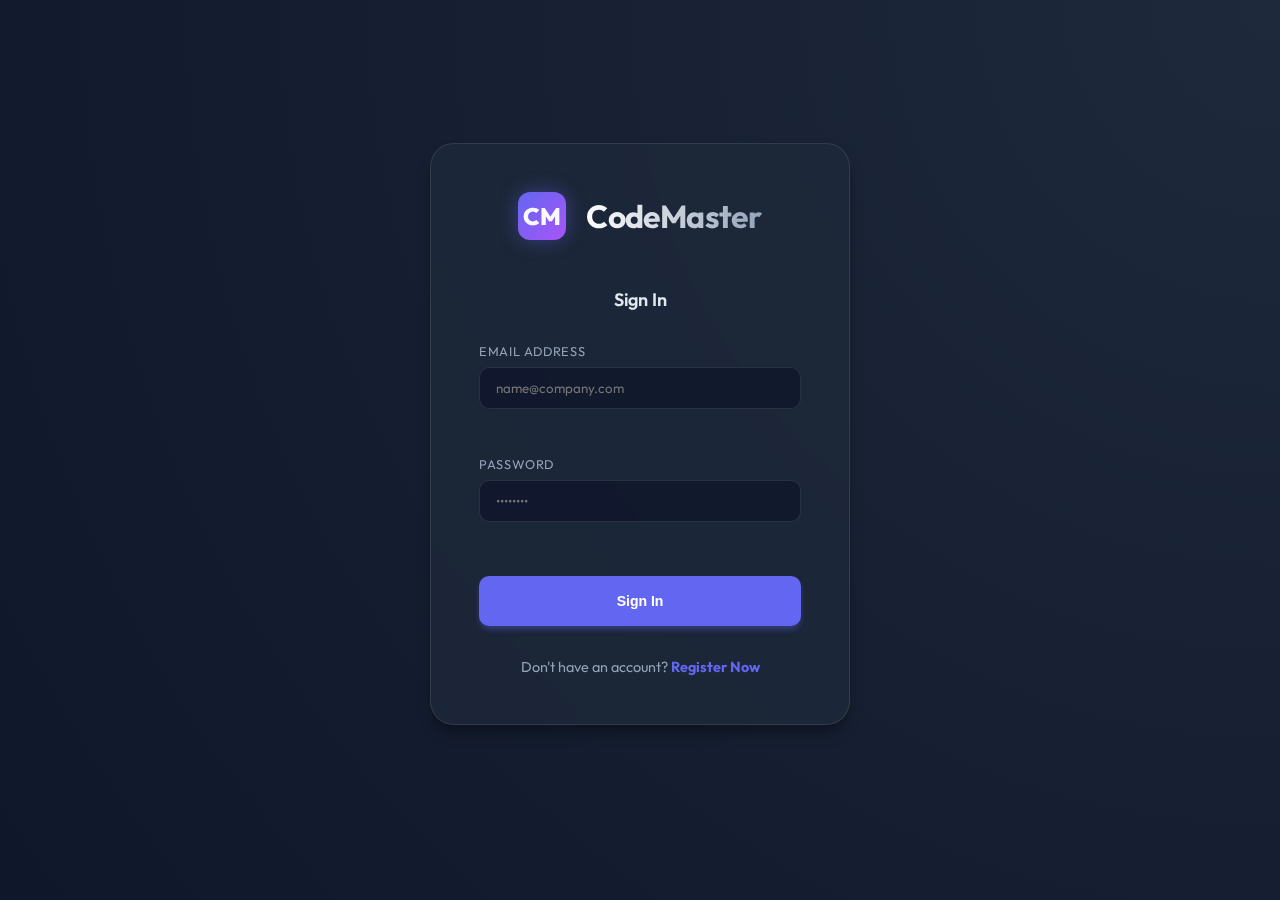
<file: target/classes/static/index.html>
<!DOCTYPE html>
<html lang="en">

<head>
    <meta charset="UTF-8">
    <meta name="viewport" content="width=device-width, initial-scale=1.0">
    <title>CodeMaster Engine - Enterprise Dashboard</title>
    <link rel="stylesheet" href="styles.css?v=1.1">
    <link href="https://fonts.googleapis.com/css2?family=Outfit:wght@400;600;700&family=JetBrains+Mono&display=swap"
        rel="stylesheet">
</head>

<body>
    <div id="notification-container"></div>

    <div class="container">
        <header>
            <div class="brand-group">
                <div class="logo">CM</div>
                <div>
                    <h1>CodeMaster Engine</h1>
                    <p class="subtitle">Welcome back, <span id="user-display">User</span></p>
                </div>
            </div>
            <div class="toolbar">
                <button class="btn btn-outline" onclick="logout()">
                    <span>Logout</span>
                </button>
            </div>
        </header>

        <div class="main-layout">
            <!-- Sidebar: Snippets List -->
            <section class="card sidebar">
                <div class="card-header">
                    <h2>Snippets</h2>
                    <button class="btn btn-add" onclick="newSnippet()" title="New Snippet">+</button>
                </div>
                <div id="snippet-list" class="scroll-area">
                    <!-- Snippets populated via app.js -->
                </div>
            </section>

            <!-- Editor Area -->
            <section class="card editor-section">
                <div class="editor-toolbar">
                    <div class="input-wrapper">
                        <input type="text" id="snippet-title" class="form-control" placeholder="Untitled Snippet">
                    </div>
                    <div class="action-group">
                        <button class="btn btn-primary" onclick="saveSnippet()">Save Changes</button>
                        <button class="btn btn-outline" onclick="validateCode()">Validate Syntax</button>
                        <button class="btn btn-danger" id="btn-delete-snippet" onclick="confirmDeleteSnippet()"
                            style="display: none;">Delete Snippet</button>
                    </div>
                </div>
                <div class="code-wrapper">
                    <div class="line-numbers"></div>
                    <textarea id="code-editor" spellcheck="false"
                        placeholder="/* Start writing your enterprise Java code here... */"></textarea>
                </div>
            </section>

            <!-- Version History -->
            <section class="card history-sidebar">
                <div class="card-header">
                    <h2>History</h2>
                </div>
                <div id="version-list" class="scroll-area">
                    <!-- Versions populated via app.js -->
                </div>
            </section>
        </div>
    </div>

    <!-- Custom Modal Structure -->
    <div id="modal-overlay" class="modal-overlay">
        <div class="modal">
            <div class="modal-header">CodeMaster Engine</div>
            <div class="modal-body" id="modal-content">Message goes here...</div>
            <div class="modal-footer" id="modal-footer">
                <button class="btn btn-primary" onclick="closeModal()">Close</button>
            </div>
        </div>
    </div>

    <script src="app.js?v=1.1"></script>
</body>

</html>
</file>
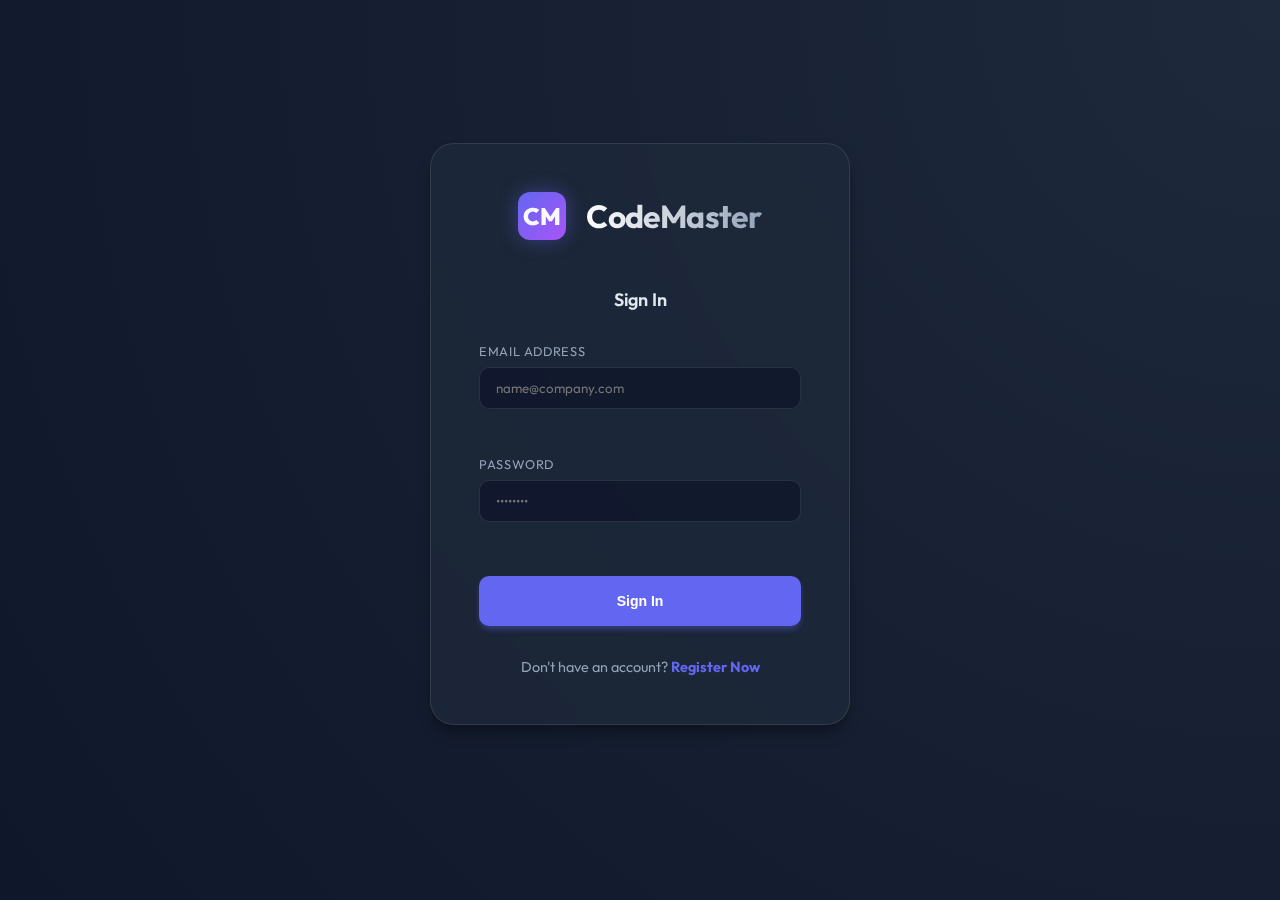
<file: target/classes/static/login.html>
<!DOCTYPE html>
<html lang="en">

<head>
    <meta charset="UTF-8">
    <meta name="viewport" content="width=device-width, initial-scale=1.0">
    <title>Login - CodeMaster Engine</title>
    <link rel="stylesheet" href="styles.css">
    <link href="https://fonts.googleapis.com/css2?family=Outfit:wght@400;600;700&display=swap" rel="stylesheet">
</head>

<body
    style="display: flex; align-items: center; justify-content: center; min-height: 100vh; background: radial-gradient(circle at top right, #1e293b, #0f172a);">
    <div id="notification-container"></div>

    <div class="card"
        style="width: 100%; max-width: 420px; padding: 3rem; border-radius: 24px; border: 1px solid var(--border); background: rgba(30, 41, 59, 0.7); backdrop-filter: blur(20px);">
        <div class="brand-group" style="justify-content: center; margin-bottom: 3rem;">
            <div class="logo">CM</div>
            <h1 style="font-size: 2rem;">CodeMaster</h1>
        </div>

        <div id="login-form">
            <h2 style="margin-bottom: 2rem; text-align: center;">Sign In</h2>
            <div class="form-group" style="margin-bottom: 1.5rem;">
                <label class="form-label">Email Address</label>
                <input type="email" id="email" class="form-control" placeholder="name@company.com">
                <div id="email-error" class="error-text"></div>
            </div>
            <div class="form-group" style="margin-bottom: 2rem;">
                <label class="form-label">Password</label>
                <input type="password" id="password" class="form-control" placeholder="••••••••">
                <div id="password-error" class="error-text"></div>
            </div>
            <button id="login-btn" class="btn btn-primary" style="width: 100%; height: 50px; justify-content: center;"
                onclick="login()">Sign In</button>
        </div>

        <div id="register-form" style="display: none;">
            <h2 style="margin-bottom: 2rem; text-align: center;">Create Account</h2>
            <div class="form-group" style="margin-bottom: 1.25rem;">
                <label class="form-label">Full Name</label>
                <input type="text" id="reg-name" class="form-control" placeholder="John Doe">
                <div id="reg-name-error" class="error-text"></div>
            </div>
            <div class="form-group" style="margin-bottom: 1.25rem;">
                <label class="form-label">Email Address</label>
                <input type="email" id="reg-email" class="form-control" placeholder="john@company.com">
                <div id="reg-email-error" class="error-text"></div>
            </div>
            <div class="form-group" style="margin-bottom: 1.25rem;">
                <label class="form-label">Username</label>
                <input type="text" id="reg-username" class="form-control" placeholder="johndoe123">
                <div id="reg-username-error" class="error-text"></div>
            </div>
            <div class="form-group" style="margin-bottom: 1.25rem;">
                <label class="form-label">Password</label>
                <input type="password" id="reg-password" class="form-control" placeholder="Min. 8 characters">
                <div id="reg-password-error" class="error-text"></div>
            </div>
            <div class="form-group" style="margin-bottom: 1.5rem;">
                <label class="form-label">Access Tier</label>
                <select id="reg-role" class="form-control">
                    <option value="DEVELOPER">Developer Access</option>
                    <option value="ADMIN">Administrator Access</option>
                </select>
            </div>
            <button id="register-btn" class="btn btn-primary"
                style="width: 100%; height: 50px; justify-content: center;" onclick="register()" disabled>Create
                Account</button>
        </div>

        <p id="toggle-text" style="text-align: center; margin-top: 2rem; font-size: 0.9rem; color: var(--text-muted);">
            Don't have an account? <a href="#" onclick="toggleMode()"
                style="color: var(--primary); font-weight: 700; text-decoration: none;">Register Now</a>
        </p>
    </div>

    <script src="app.js"></script>
    <script>
        let isLogin = true;
        function toggleMode() {
            isLogin = !isLogin;
            document.getElementById('login-form').style.display = isLogin ? 'block' : 'none';
            document.getElementById('register-form').style.display = isLogin ? 'none' : 'block';
            document.querySelector('#login-form').parentElement.querySelector('h1').innerText = isLogin ? 'CodeMaster' : 'Register';
            document.getElementById('toggle-text').innerHTML = isLogin ?
                "Don't have an account? <a href='#' onclick='toggleMode()' style='color: var(--primary); font-weight: 700; text-decoration: none;'>Register Now</a>" :
                "Already have an account? <a href='#' onclick='toggleMode()' style='color: var(--primary); font-weight: 700; text-decoration: none;'>Sign In</a>";
        }
    </script>
</body>

</html>
</file>
<file: target/classes/static/styles.css>
:root {
    --primary: #6366f1;
    --primary-glow: rgba(99, 102, 241, 0.4);
    --bg: #0f172a;
    --card-bg: #1e293b;
    --text: #f8fafc;
    --text-muted: #94a3b8;
    --border: rgba(255, 255, 255, 0.1);
    --success: #10b981;
    --danger: #ef4444;
    --radius: 12px;
    --font-main: 'Outfit', sans-serif;
    --font-mono: 'JetBrains Mono', monospace;
}

.form-label {
    color: var(--text-muted);
    font-size: 0.8rem;
    text-transform: uppercase;
    letter-spacing: 0.05em;
    margin-bottom: 0.5rem;
    display: block;
}

.error-text {
    color: var(--danger);
    font-size: 0.75rem;
    margin-top: 0.4rem;
    min-height: 1rem;
}

* {
    margin: 0;
    padding: 0;
    box-sizing: border-box;
}

body {
    font-family: var(--font-main);
    background-color: var(--bg);
    color: var(--text);
    min-height: 100vh;
    padding-bottom: 2rem;
}

.container {
    max-width: 1400px;
    margin: 0 auto;
    padding: 2rem;
}

header {
    display: flex;
    justify-content: space-between;
    align-items: center;
    margin-bottom: 2.5rem;
}

.brand-group {
    display: flex;
    align-items: center;
    gap: 1.25rem;
}

.logo {
    width: 48px;
    height: 48px;
    background: linear-gradient(135deg, var(--primary), #a855f7);
    border-radius: 12px;
    display: flex;
    align-items: center;
    justify-content: center;
    font-weight: 800;
    font-size: 1.5rem;
    box-shadow: 0 0 20px var(--primary-glow);
}

h1 {
    font-size: 1.75rem;
    font-weight: 700;
    letter-spacing: -0.025em;
    background: linear-gradient(to right, #fff, #94a3b8);
    -webkit-background-clip: text;
    -webkit-text-fill-color: transparent;
}

.subtitle {
    color: var(--text-muted);
    font-size: 0.875rem;
}

.main-layout {
    display: grid;
    grid-template-columns: 280px 1fr 280px;
    gap: 1.5rem;
    align-items: start;
}

@media (max-width: 1280px) {
    .main-layout {
        grid-template-columns: 300px 1fr;
    }

    .history-sidebar {
        grid-column: span 2;
    }
}

.card {
    background: var(--card-bg);
    border: 1px solid var(--border);
    border-radius: var(--radius);
    padding: 1.5rem;
    box-shadow: 0 10px 15px -3px rgba(0, 0, 0, 0.4);
}

.card-header {
    display: flex;
    justify-content: space-between;
    align-items: center;
    margin-bottom: 1.5rem;
}

.card h2 {
    font-size: 1.125rem;
    font-weight: 600;
    color: #e2e8f0;
}

.scroll-area {
    max-height: 600px;
    overflow-y: auto;
    padding-right: 0.5rem;
}

.scroll-area::-webkit-scrollbar {
    width: 4px;
}

.scroll-area::-webkit-scrollbar-thumb {
    background: var(--border);
    border-radius: 4px;
}

.btn {
    padding: 0.625rem 1.25rem;
    border-radius: 10px;
    font-weight: 600;
    cursor: pointer;
    transition: all 0.2s cubic-bezier(0.4, 0, 0.2, 1);
    border: none;
    font-size: 0.875rem;
    display: inline-flex;
    align-items: center;
    gap: 0.5rem;
}

.btn-primary {
    background: var(--primary);
    color: white;
    box-shadow: 0 4px 6px -1px var(--primary-glow);
}

.btn-primary:hover {
    transform: translateY(-1px);
    box-shadow: 0 8px 12px -1px var(--primary-glow);
}

.btn-outline {
    background: rgba(255, 255, 255, 0.05);
    border: 1px solid var(--border);
    color: #e2e8f0;
}

.btn-outline:hover {
    background: rgba(255, 255, 255, 0.1);
}

.btn-danger {
    background: rgba(239, 68, 68, 0.1);
    color: var(--danger);
    border: 1px solid rgba(239, 68, 68, 0.2);
}

.btn-danger:hover {
    background: var(--danger);
    color: white;
}

.editor-toolbar {
    display: flex;
    gap: 1rem;
    margin-bottom: 1rem;
}

.input-wrapper {
    flex: 1;
}

.form-control {
    width: 100%;
    background: rgba(15, 23, 42, 0.8);
    border: 1px solid var(--border);
    border-radius: 10px;
    padding: 0.75rem 1rem;
    color: white;
    font-family: var(--font-main);
    outline: none;
    transition: all 0.2s;
}

.form-control:focus {
    border-color: var(--primary);
    box-shadow: 0 0 0 4px var(--primary-glow);
}

#code-editor {
    width: 100%;
    height: 550px;
    background: #0f172a;
    color: #e2e8f0;
    font-family: var(--font-mono);
    font-size: 14px;
    padding: 1.5rem;
    border-radius: 10px;
    border: 1px solid var(--border);
    resize: none;
    line-height: 1.7;
    outline: none;
}

.snippet-item {
    background: rgba(255, 255, 255, 0.02);
    border: 1px solid var(--border);
    margin-bottom: 0.75rem;
    padding: 1rem;
    border-radius: 10px;
    cursor: pointer;
    transition: all 0.2s;
}

.snippet-item:hover {
    border-color: var(--primary);
    background: rgba(255, 255, 255, 0.05);
}

.snippet-item.active {
    background: rgba(99, 102, 241, 0.1);
    border-color: var(--primary);
}

.version-item {
    display: flex;
    justify-content: space-between;
    align-items: center;
    padding: 0.75rem 0;
    border-bottom: 1px solid var(--border);
}

/* Modal Styling */
.modal-overlay {
    position: fixed;
    inset: 0;
    background: rgba(2, 6, 23, 0.8);
    backdrop-filter: blur(8px);
    display: flex;
    align-items: center;
    justify-content: center;
    z-index: 100;
    opacity: 0;
    visibility: hidden;
    transition: all 0.3s;
}

.modal-overlay.active {
    opacity: 1;
    visibility: visible;
}

.modal {
    background: var(--card-bg);
    border: 1px solid var(--border);
    padding: 2.5rem;
    border-radius: 24px;
    width: 90%;
    max-width: 480px;
    transform: scale(0.95);
    transition: all 0.3s;
}

.modal-overlay.active .modal {
    transform: scale(1);
}

.modal-header {
    font-size: 1.5rem;
    font-weight: 700;
    margin-bottom: 1rem;
    color: var(--primary);
}

.modal-body {
    color: var(--text-muted);
    line-height: 1.6;
    margin-bottom: 2rem;
}

/* Toast Notifications */
#notification-container {
    position: fixed;
    top: 2rem;
    right: 2rem;
    z-index: 1000;
    display: flex;
    flex-direction: column;
    gap: 0.75rem;
}

.notification {
    background: rgba(30, 41, 59, 0.9);
    backdrop-filter: blur(12px);
    border: 1px solid var(--border);
    padding: 1.25rem 1.75rem;
    border-radius: 16px;
    box-shadow: 0 20px 25px -5px rgba(0, 0, 0, 0.3);
    min-width: 320px;
    animation: toastIn 0.4s cubic-bezier(0.175, 0.885, 0.32, 1.275);
    position: relative;
    overflow: hidden;
}

.notification.success {
    border-left: 4px solid var(--success);
}

.notification.error {
    border-left: 4px solid var(--danger);
}

@keyframes toastIn {
    from {
        transform: translateX(100px);
        opacity: 0;
    }

    to {
        transform: translateX(0);
        opacity: 1;
    }
}
</file>
